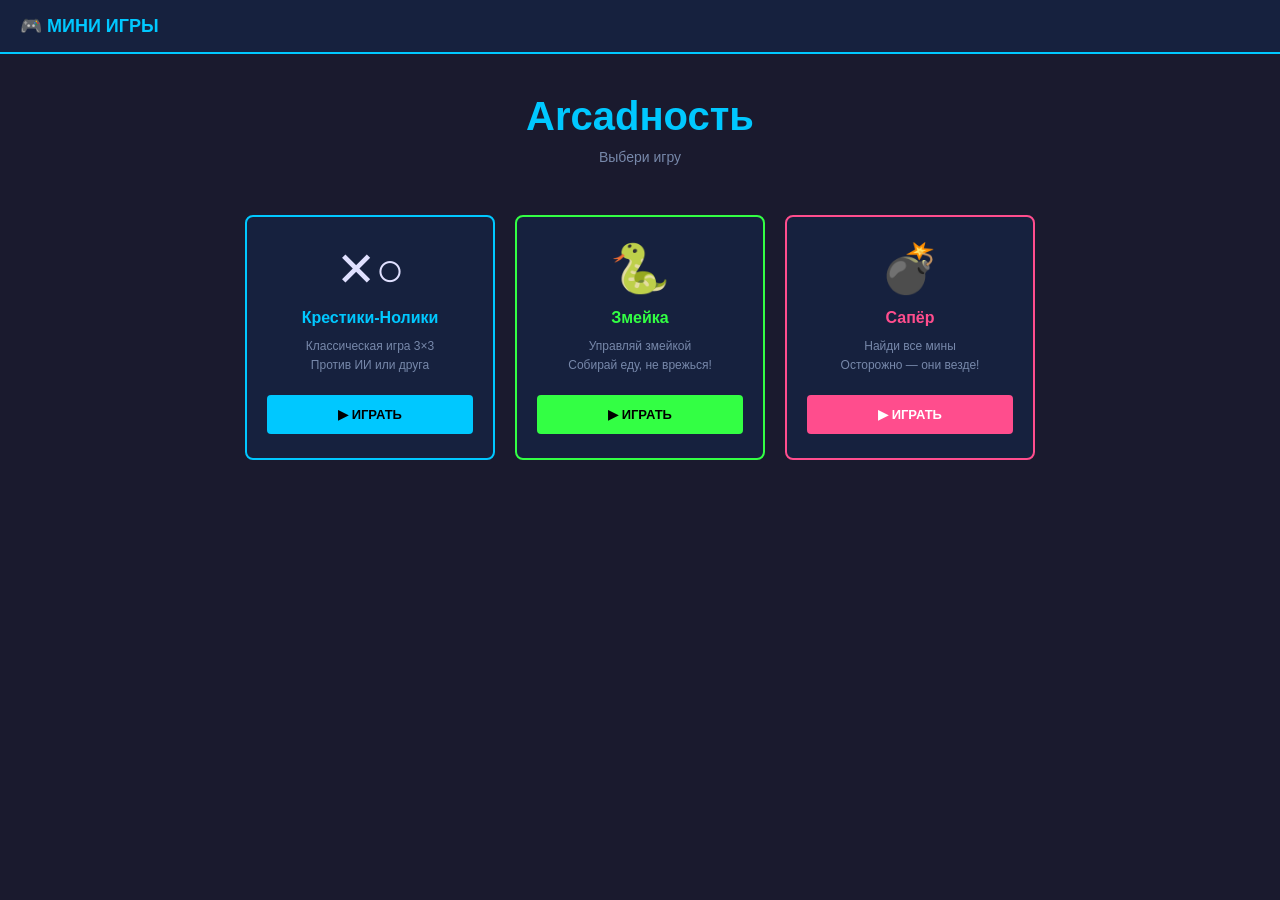
<file: index.html>
<!DOCTYPE html>
<html lang="ru">
<head>
  <meta charset="UTF-8">
  <meta name="viewport" content="width=device-width, initial-scale=1.0">
  <title>Мини Игры</title>
  <link rel="stylesheet" href="style.css">
</head>
<body>

<div class="screen active">

  <header class="site-header">
    <div class="logo">🎮 МИНИ ИГРЫ</div>
  </header>

  <div class="hero">
    <div class="hero-title">Arcadность</div>
    <div class="hero-sub">Выбери игру</div>
  </div>

  <div class="cards">

    <div class="game-card" onclick="location.href='ttt.html'">
      <div class="card-icon">✕○</div>
      <div class="card-title">Крестики-Нолики</div>
      <div class="card-desc">Классическая игра 3×3<br>Против ИИ или друга</div>
      <button class="play-btn">▶ ИГРАТЬ</button>
    </div>

    <div class="game-card game-card--snake" onclick="location.href='snake.html'">
      <div class="card-icon">🐍</div>
      <div class="card-title">Змейка</div>
      <div class="card-desc">Управляй змейкой<br>Собирай еду, не врежься!</div>
      <button class="play-btn">▶ ИГРАТЬ</button>
    </div>

    <div class="game-card game-card--ms" onclick="location.href='minesweeper.html'">
      <div class="card-icon">💣</div>
      <div class="card-title">Сапёр</div>
      <div class="card-desc">Найди все мины<br>Осторожно — они везде!</div>
      <button class="play-btn">▶ ИГРАТЬ</button>
    </div>

  </div>
</div>

</body>
</html>
</file>
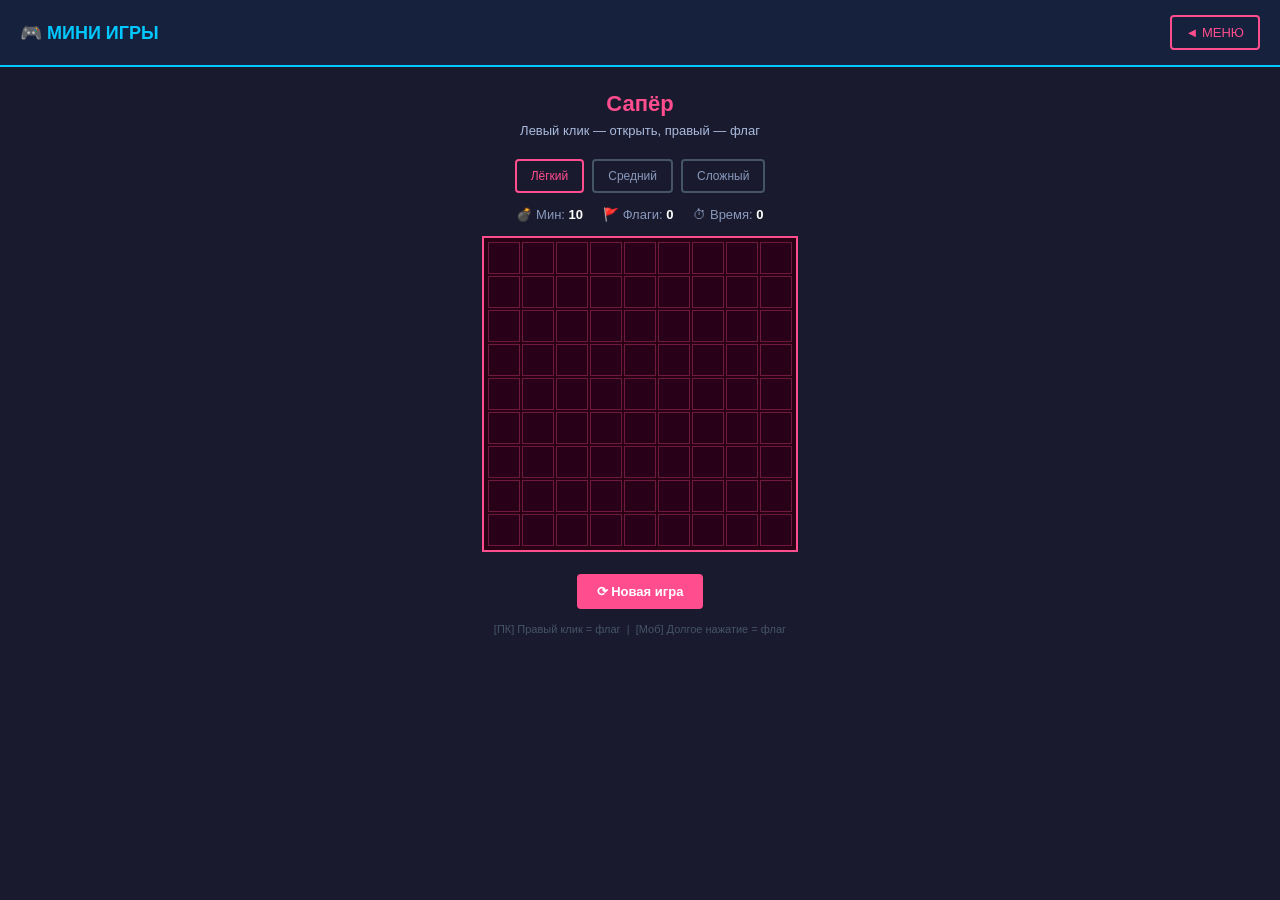
<file: minesweeper.html>
<!DOCTYPE html>
<html lang="ru">
<head>
  <meta charset="UTF-8">
  <meta name="viewport" content="width=device-width, initial-scale=1.0">
  <title>Сапёр — Мини Игры</title>
  <link rel="stylesheet" href="style.css">
</head>
<body>

<div class="screen active">

  <header class="site-header">
    <div class="logo">🎮 МИНИ ИГРЫ</div>
    <button class="back-btn" onclick="location.href='index.html'">◄ МЕНЮ</button>
  </header>

  <div class="game-content">
    <div class="game-title" style="color:#ff4d8d">Сапёр</div>
    <div class="game-status" id="ms-status">Левый клик — открыть, правый — флаг</div>

    <div class="ms-difficulty">
      <button class="diff-btn active" id="diff-easy"   onclick="setDiff('easy')">Лёгкий</button>
      <button class="diff-btn"        id="diff-medium" onclick="setDiff('medium')">Средний</button>
      <button class="diff-btn"        id="diff-hard"   onclick="setDiff('hard')">Сложный</button>
    </div>

    <div class="ms-info">
      <div>💣 Мин: <strong id="ms-mines">0</strong></div>
      <div>🚩 Флаги: <strong id="ms-flags">0</strong></div>
      <div>⏱ Время: <strong id="ms-time">0</strong></div>
    </div>

    <div id="ms-board"></div>

    <button class="btn ms-restart" onclick="initMS()">⟳ Новая игра</button>
    <div class="ms-hint">
      [ПК] Правый клик = флаг &nbsp;|&nbsp; [Моб] Долгое нажатие = флаг
    </div>
  </div>

</div>

<!-- Всплывающее окно -->
<div class="overlay" id="overlay">
  <div class="overlay-box" id="overlay-box">
    <div class="overlay-emoji" id="overlay-emoji">🏆</div>
    <div class="overlay-title" id="overlay-title">ПОБЕДА!</div>
    <div class="overlay-sub" id="overlay-sub"></div>
    <button class="btn" id="overlay-btn" style="background:#ff4d8d;color:#fff">▶ Ещё раз</button>
    <button class="btn" onclick="closeOverlay(); location.href='index.html'"
            style="background:transparent;border:2px solid #445566;color:#8899bb">◄ Меню</button>
  </div>
</div>

<script src="minesweeper.js"></script>
</body>
</html>
</file>
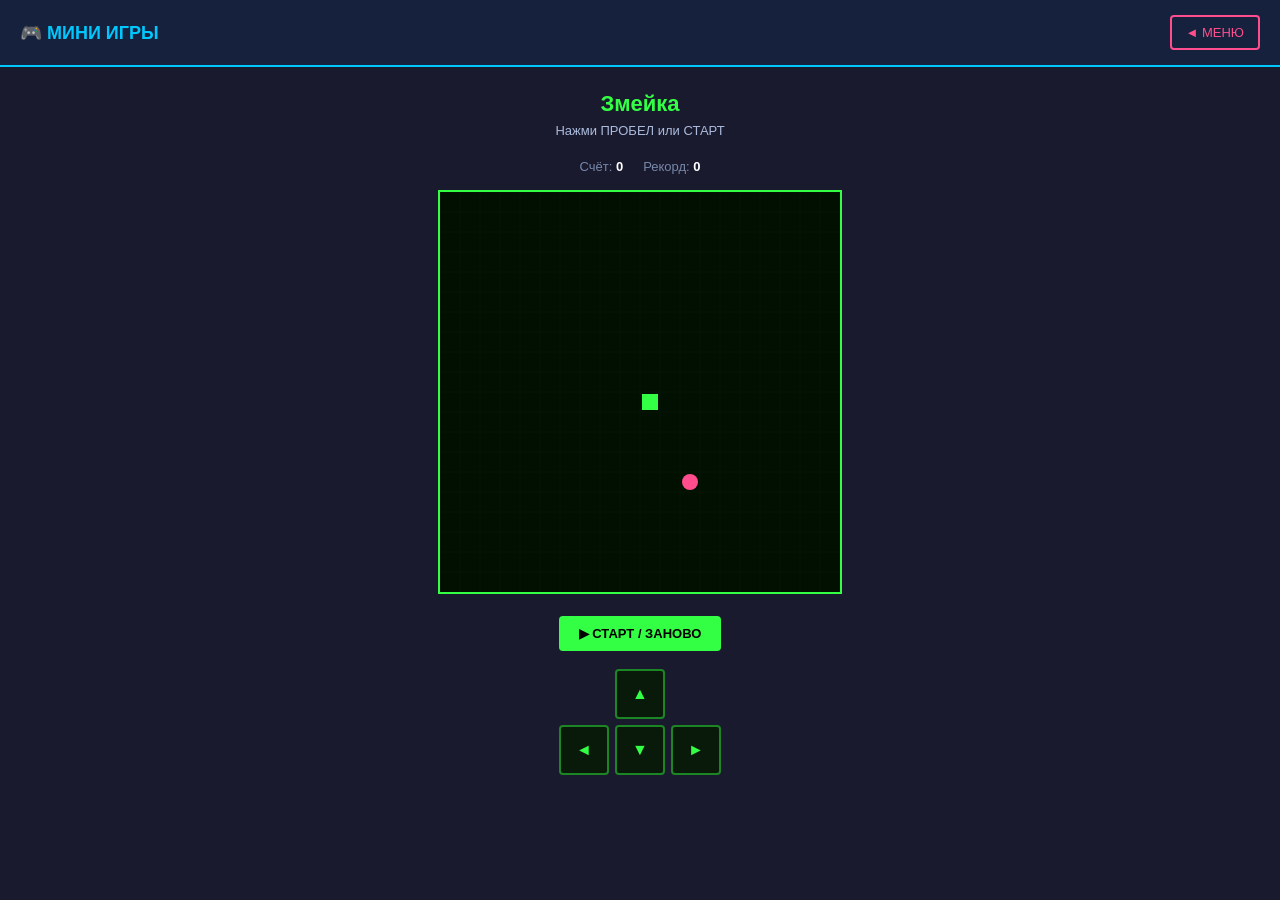
<file: snake.html>
<!DOCTYPE html>
<html lang="ru">
<head>
  <meta charset="UTF-8">
  <meta name="viewport" content="width=device-width, initial-scale=1.0">
  <title>Змейка — Мини Игры</title>
  <link rel="stylesheet" href="style.css">
</head>
<body>

<div class="screen active">

  <header class="site-header">
    <div class="logo">🎮 МИНИ ИГРЫ</div>
    <button class="back-btn" onclick="stopSnake(); location.href='index.html'">◄ МЕНЮ</button>
  </header>

  <div class="game-content">
    <div class="game-title" style="color:#33ff44">Змейка</div>
    <div class="game-status" id="snake-status">Нажми ПРОБЕЛ или кнопку ниже</div>

    <div class="score-bar">
      <div>Счёт: <strong id="snake-score">0</strong></div>
      <div>Рекорд: <strong id="snake-best">0</strong></div>
    </div>

    <canvas id="snake-canvas" width="400" height="400"></canvas>

    <button class="btn snake-restart" onclick="startSnake()">▶ СТАРТ / ЗАНОВО</button>

    <div class="snake-controls">
      <button class="ctrl-btn ctrl-up"    onclick="snakeDir(0, -1)">▲</button>
      <button class="ctrl-btn ctrl-left"  onclick="snakeDir(-1, 0)">◄</button>
      <button class="ctrl-btn ctrl-down"  onclick="snakeDir(0,  1)">▼</button>
      <button class="ctrl-btn ctrl-right" onclick="snakeDir(1,  0)">►</button>
    </div>
  </div>

</div>

<!-- Всплывающее окно -->
<div class="overlay" id="overlay">
  <div class="overlay-box" id="overlay-box">
    <div class="overlay-emoji" id="overlay-emoji">💀</div>
    <div class="overlay-title" id="overlay-title">КОНЕЦ ИГРЫ!</div>
    <div class="overlay-sub" id="overlay-sub"></div>
    <button class="btn" id="overlay-btn" style="background:#33ff44;color:#000">▶ Ещё раз</button>
    <button class="btn" onclick="closeOverlay(); stopSnake(); location.href='index.html'"
            style="background:transparent;border:2px solid #445566;color:#8899bb">◄ Меню</button>
  </div>
</div>

<script src="snake.js"></script>
</body>
</html>
</file>
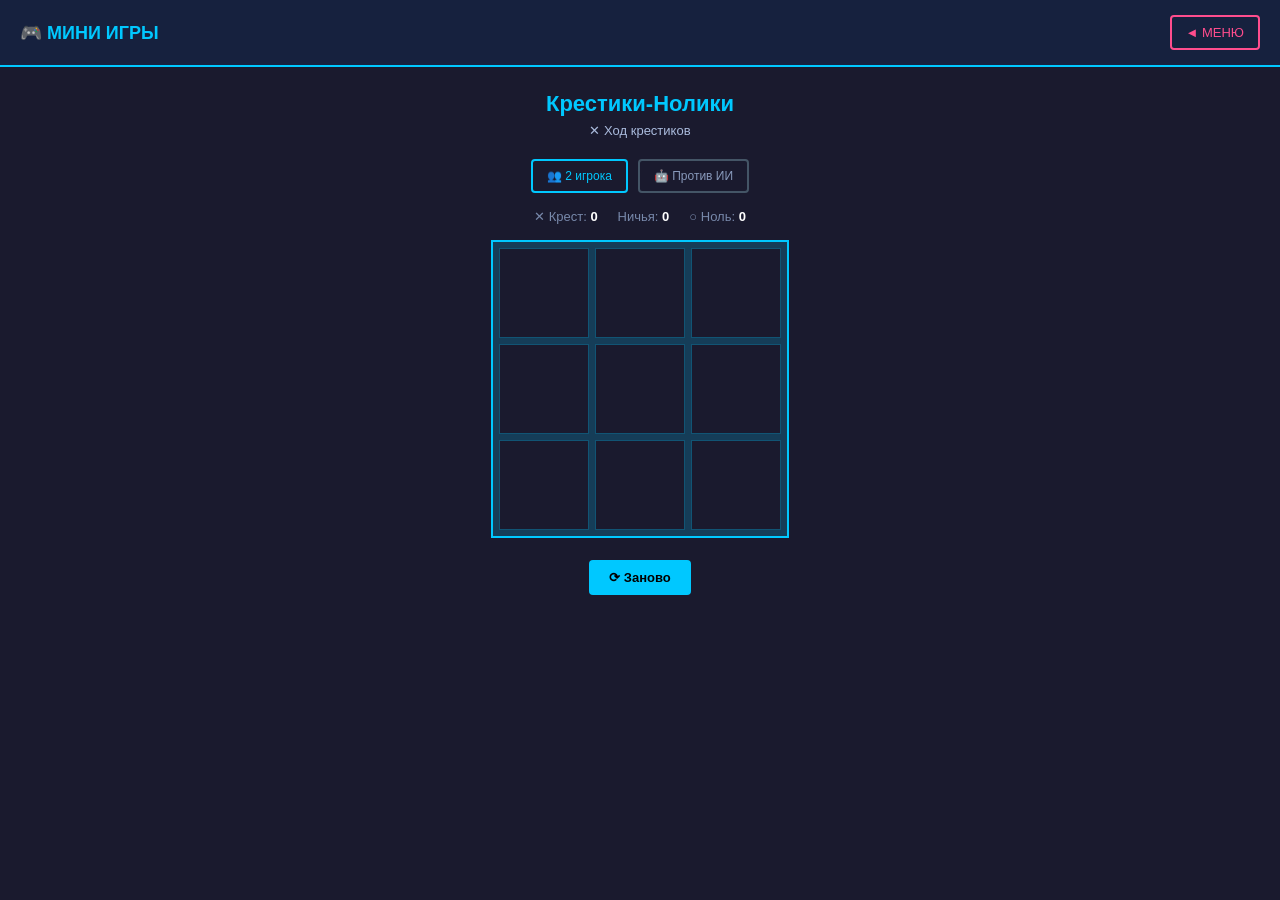
<file: ttt.html>
<!DOCTYPE html>
<html lang="ru">
<head>
  <meta charset="UTF-8">
  <meta name="viewport" content="width=device-width, initial-scale=1.0">
  <title>Крестики-Нолики — Мини Игры</title>
  <link rel="stylesheet" href="style.css">
</head>
<body>

<div class="screen active">

  <header class="site-header">
    <div class="logo">🎮 МИНИ ИГРЫ</div>
    <button class="back-btn" onclick="location.href='index.html'">◄ МЕНЮ</button>
  </header>

  <div class="game-content">
    <div class="game-title">Крестики-Нолики</div>
    <div class="game-status" id="ttt-status">Выберите режим</div>

    <div class="ttt-mode">
      <button class="mode-btn active" id="ttt-pvp" onclick="setTTTMode('pvp')">👥 2 игрока</button>
      <button class="mode-btn" id="ttt-ai" onclick="setTTTMode('ai')">🤖 Против ИИ</button>
    </div>

    <div class="score-bar">
      <div>✕ Крест: <strong id="ttt-score-x">0</strong></div>
      <div>Ничья: <strong id="ttt-score-d">0</strong></div>
      <div>○ Ноль: <strong id="ttt-score-o">0</strong></div>
    </div>

    <div id="ttt-board"></div>

    <button class="btn ttt-restart" onclick="resetTTT()">⟳ Заново</button>
  </div>

</div>

<!-- Всплывающее окно -->
<div class="overlay" id="overlay">
  <div class="overlay-box" id="overlay-box">
    <div class="overlay-emoji" id="overlay-emoji">🏆</div>
    <div class="overlay-title" id="overlay-title">ПОБЕДА!</div>
    <div class="overlay-sub" id="overlay-sub">Отличная игра!</div>
    <button class="btn" id="overlay-btn" style="background:#00c8ff;color:#000">▶ Ещё раз</button>
    <button class="btn" onclick="closeOverlay(); location.href='index.html'"
            style="background:transparent;border:2px solid #445566;color:#8899bb">◄ Меню</button>
  </div>
</div>

<script src="ttt.js"></script>
</body>
</html>
</file>
<file: style.css>
/* ==============================
   ОБЩИЕ СТИЛИ
   ============================== */

/* Сбрасываем отступы у всех элементов */
* {
  margin: 0;
  padding: 0;
  box-sizing: border-box;
}

body {
  background-color: #1a1a2e;
  color: #e0e0ff;
  font-family: Arial, sans-serif;
  min-height: 100vh;
}

/* ==============================
   ЭКРАНЫ (переключение между играми)
   ============================== */

/* По умолчанию все экраны скрыты */
.screen {
  display: none;
  min-height: 100vh;
  flex-direction: column;
  align-items: center;
}

/* Показываем только активный экран */
.screen.active {
  display: flex;
}

/* ==============================
   ШАПКА САЙТА
   ============================== */

.site-header {
  width: 100%;
  padding: 15px 20px;
  background-color: #16213e;
  border-bottom: 2px solid #00c8ff;
  display: flex;
  align-items: center;
  justify-content: space-between;
}

.logo {
  font-size: 18px;
  font-weight: bold;
  color: #00c8ff;
}

/* Кнопка "назад в меню" */
.back-btn {
  font-size: 13px;
  color: #ff4d8d;
  background: transparent;
  border: 2px solid #ff4d8d;
  padding: 8px 14px;
  cursor: pointer;
  border-radius: 4px;
}

.back-btn:hover {
  background-color: #ff4d8d;
  color: #000;
}

/* ==============================
   ГЛАВНОЕ МЕНЮ
   ============================== */

.hero {
  text-align: center;
  padding: 40px 20px 30px;
}

.hero-title {
  font-size: 40px;
  font-weight: bold;
  color: #00c8ff;
}

.hero-sub {
  margin-top: 10px;
  font-size: 14px;
  color: #7788aa;
}

/* Карточки игр — расположены в ряд с переносом */
.cards {
  display: flex;
  gap: 20px;
  flex-wrap: wrap;
  justify-content: center;
  padding: 20px;
}

/* Одна карточка игры */
.game-card {
  width: 250px;
  background-color: #16213e;
  border: 2px solid #00c8ff;
  border-radius: 8px;
  padding: 24px 20px;
  cursor: pointer;
  text-align: center;
}

.game-card:hover {
  background-color: #1a2a50;
}

.card-icon {
  font-size: 48px;
  margin-bottom: 12px;
}

.card-title {
  font-size: 16px;
  font-weight: bold;
  color: #00c8ff;
  margin-bottom: 10px;
}

.card-desc {
  font-size: 12px;
  color: #7788aa;
  line-height: 1.6;
  margin-bottom: 20px;
}

/* Кнопка "Играть" на карточке */
.play-btn {
  display: block;
  width: 100%;
  padding: 12px;
  font-size: 13px;
  font-weight: bold;
  background-color: #00c8ff;
  color: #000;
  border: none;
  border-radius: 4px;
  cursor: pointer;
}

.play-btn:hover {
  background-color: #00aadd;
}

/* Цветовые варианты карточек */
.game-card--snake {
  border-color: #33ff44;
}

.game-card--snake .card-title {
  color: #33ff44;
}

.game-card--snake .play-btn {
  background-color: #33ff44;
}

.game-card--snake .play-btn:hover {
  background-color: #22cc33;
}

.game-card--ms {
  border-color: #ff4d8d;
}

.game-card--ms .card-title {
  color: #ff4d8d;
}

.game-card--ms .play-btn {
  background-color: #ff4d8d;
  color: #fff;
}

.game-card--ms .play-btn:hover {
  background-color: #dd3370;
}

/* ==============================
   ИГРОВЫЕ ЭКРАНЫ (общее)
   ============================== */

/* Контейнер для содержимого игры */
.game-content {
  display: flex;
  flex-direction: column;
  align-items: center;
  padding: 24px 20px;
  width: 100%;
}

.game-title {
  font-size: 22px;
  font-weight: bold;
  color: #00c8ff;
  margin-bottom: 6px;
  text-align: center;
}

/* Статус игры (чей ход, результат и т.д.) */
.game-status {
  font-size: 13px;
  color: #aabbdd;
  margin-bottom: 16px;
  min-height: 20px;
  text-align: center;
}

/* Счётчики очков */
.score-bar {
  display: flex;
  gap: 20px;
  margin-bottom: 16px;
  font-size: 13px;
  color: #7788aa;
}

.score-bar strong {
  color: #fff;
}

/* Общая кнопка (рестарт и т.д.) */
.btn {
  font-size: 13px;
  padding: 10px 20px;
  border: none;
  border-radius: 4px;
  cursor: pointer;
  margin: 6px;
  font-weight: bold;
}

/* ==============================
   КРЕСТИКИ-НОЛИКИ
   ============================== */

/* Кнопки выбора режима (2 игрока / против ИИ) */
.ttt-mode {
  display: flex;
  gap: 10px;
  margin-bottom: 16px;
}

.mode-btn {
  font-size: 12px;
  padding: 8px 14px;
  background: transparent;
  border: 2px solid #445566;
  color: #8899bb;
  cursor: pointer;
  border-radius: 4px;
}

.mode-btn.active {
  border-color: #00c8ff;
  color: #00c8ff;
}

/* Поле 3×3 */
#ttt-board {
  display: grid;
  grid-template-columns: repeat(3, 1fr);
  gap: 6px;
  background-color: #00c8ff33;
  border: 2px solid #00c8ff;
  padding: 6px;
  margin-bottom: 16px;
}

/* Одна клетка поля */
.ttt-cell {
  width: 90px;
  height: 90px;
  background-color: #1a1a2e;
  border: 1px solid #00c8ff55;
  display: flex;
  align-items: center;
  justify-content: center;
  font-size: 32px;
  font-weight: bold;
  cursor: pointer;
}

.ttt-cell:hover:empty {
  background-color: #00c8ff11;
}

/* Цвет X и O */
.ttt-cell.x { color: #00c8ff; }
.ttt-cell.o { color: #ff4d8d; }

/* Подсветка выигрышных клеток */
.ttt-cell.win {
  background-color: #ffffff22;
}

/* Кнопка рестарта крестики-нолики */
.ttt-restart {
  background-color: #00c8ff;
  color: #000;
}

/* ==============================
   ЗМЕЙКА
   ============================== */

/* Поле для рисования змейки */
#snake-canvas {
  border: 2px solid #33ff44;
  background-color: #021002;
  display: block;
  margin-bottom: 16px;
}

/* Кнопка старт/рестарт змейки */
.snake-restart {
  background-color: #33ff44;
  color: #000;
}

/* Кнопки-стрелки управления для мобильных */
.snake-controls {
  display: grid;
  grid-template-areas:
    ". up ."
    "left down right";
  gap: 6px;
  margin-top: 12px;
}

.ctrl-btn {
  font-size: 16px;
  width: 50px;
  height: 50px;
  background-color: #0a1a0a;
  border: 2px solid #33ff4477;
  color: #33ff44;
  cursor: pointer;
  border-radius: 4px;
}

.ctrl-btn:hover,
.ctrl-btn:active {
  background-color: #33ff4422;
}

/* Расположение стрелок в сетке */
.ctrl-up    { grid-area: up; }
.ctrl-left  { grid-area: left; }
.ctrl-down  { grid-area: down; }
.ctrl-right { grid-area: right; }

/* ==============================
   САПЁР
   ============================== */

/* Кнопки выбора сложности */
.ms-difficulty {
  display: flex;
  gap: 8px;
  margin-bottom: 14px;
}

.diff-btn {
  font-size: 12px;
  padding: 8px 14px;
  background: transparent;
  border: 2px solid #445566;
  color: #8899bb;
  cursor: pointer;
  border-radius: 4px;
}

.diff-btn.active {
  border-color: #ff4d8d;
  color: #ff4d8d;
}

/* Информационная строка (мины, флаги, время) */
.ms-info {
  display: flex;
  gap: 20px;
  margin-bottom: 14px;
  font-size: 13px;
  color: #8899bb;
}

.ms-info strong {
  color: #fff;
}

/* Поле сапёра */
#ms-board {
  display: grid;
  gap: 2px;
  background-color: #2a0015;
  border: 2px solid #ff4d8d;
  padding: 4px;
  margin-bottom: 16px;
  user-select: none; /* чтобы не выделялся текст при кликах */
}

/* Одна клетка сапёра */
.ms-cell {
  width: 32px;
  height: 32px;
  background-color: #1a0010;
  border: 1px solid #ff4d8d55;
  display: flex;
  align-items: center;
  justify-content: center;
  font-size: 11px;
  font-weight: bold;
  cursor: pointer;
}

/* Закрытая клетка */
.ms-cell.covered {
  background-color: #280018;
  cursor: pointer;
}

.ms-cell.covered:hover {
  background-color: #330020;
}

/* Флажок */
.ms-cell.flagged::after {
  content: '🚩';
  font-size: 14px;
}

/* Открытая клетка */
.ms-cell.revealed {
  cursor: default;
  background-color: #0a0008;
}

/* Мина */
.ms-cell.mine {
  background-color: #660000;
}

.ms-cell.mine::after {
  content: '💣';
  font-size: 14px;
}

/* Цвета цифр (количество соседних мин) */
.ms-cell[data-n="1"] { color: #00c8ff; }
.ms-cell[data-n="2"] { color: #33ff44; }
.ms-cell[data-n="3"] { color: #ff4d8d; }
.ms-cell[data-n="4"] { color: #aa66ff; }
.ms-cell[data-n="5"] { color: #ff6600; }
.ms-cell[data-n="6"] { color: #00ffcc; }
.ms-cell[data-n="7"] { color: #ffffff; }
.ms-cell[data-n="8"] { color: #888888; }

/* Кнопка рестарта сапёра */
.ms-restart {
  background-color: #ff4d8d;
  color: #fff;
}

/* Подсказка про управление */
.ms-hint {
  font-size: 11px;
  color: #445566;
  margin-top: 8px;
}

/* ==============================
   ВСПЛЫВАЮЩЕЕ ОКНО (победа / поражение)
   ============================== */

/* Затемнение фона */
.overlay {
  display: none;
  position: fixed;
  inset: 0;
  background: rgba(5, 5, 16, 0.85);
  z-index: 100;
  align-items: center;
  justify-content: center;
}

/* Показываем оверлей, добавив класс .show */
.overlay.show {
  display: flex;
}

/* Само окно */
.overlay-box {
  border: 2px solid #00c8ff;
  padding: 40px 50px;
  text-align: center;
  background-color: #16213e;
  border-radius: 8px;
}

.overlay-box.lose-box {
  border-color: #ff4d8d;
}

.overlay-emoji {
  font-size: 52px;
  margin-bottom: 14px;
}

.overlay-title {
  font-size: 22px;
  font-weight: bold;
  color: #00c8ff;
  margin-bottom: 10px;
}

.overlay-box.lose-box .overlay-title {
  color: #ff4d8d;
}

.overlay-sub {
  font-size: 13px;
  color: #8899bb;
  margin-bottom: 24px;
}

/* ==============================
   АДАПТАЦИЯ ДЛЯ МАЛЕНЬКИХ ЭКРАНОВ
   ============================== */

@media (max-width: 480px) {
  .ttt-cell { width: 75px; height: 75px; font-size: 26px; }
  #snake-canvas { width: 300px !important; height: 300px !important; }
  .ms-cell { width: 26px; height: 26px; font-size: 9px; }
  .overlay-box { padding: 24px 20px; }
}
</file>
